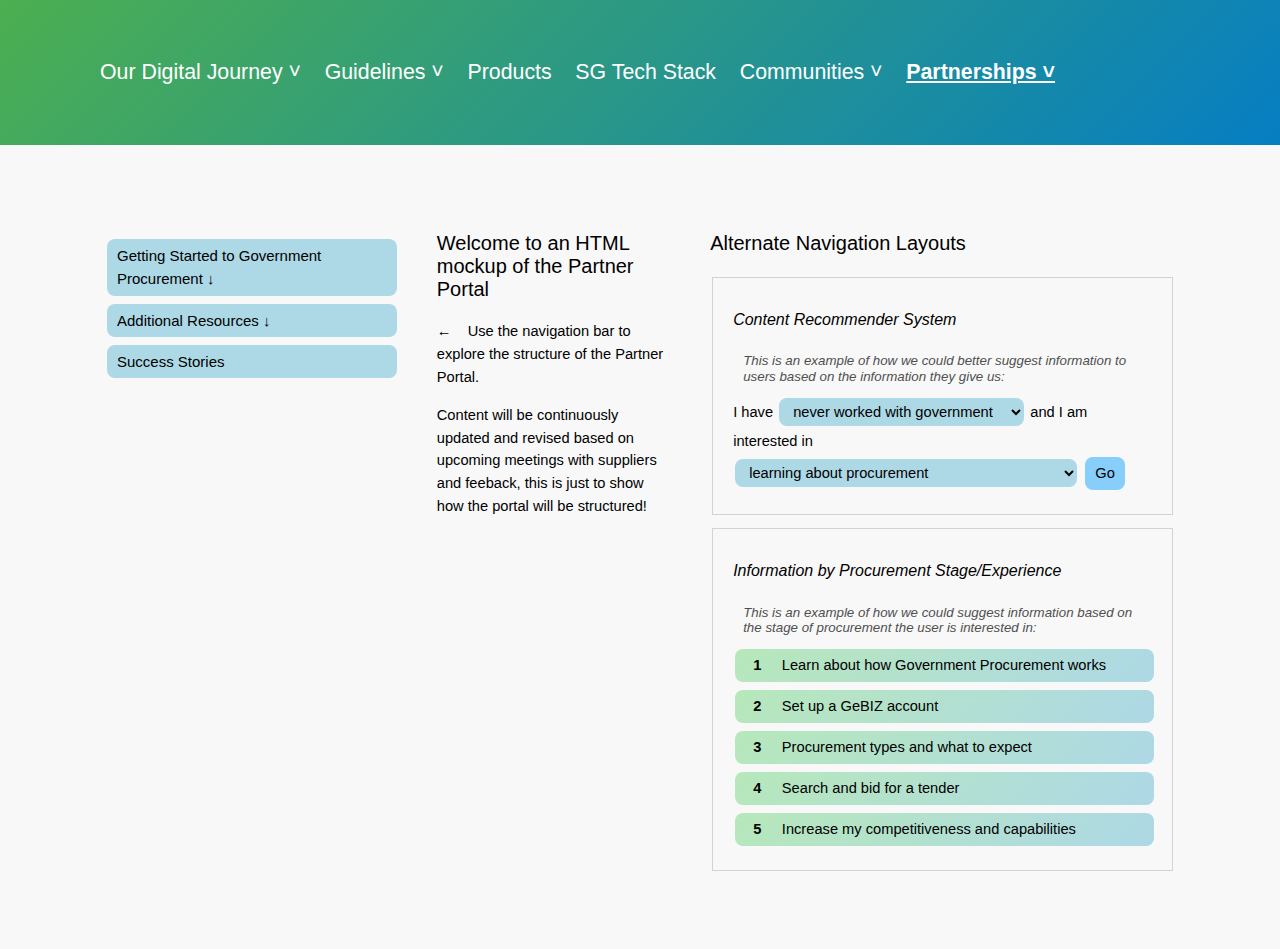
<file: index.html>
<!DOCTYPE html>
<html lang="en">
<head>
    <meta charset="UTF-8">
    <meta name="viewport" content="width=device-width, initial-scale=1.0">
    <title>Navigation</title>
    <link rel="stylesheet" href="word-css.css">
</head>
<body>

    <header class="page_header">Our Digital Journey ˅ &nbsp&nbsp Guidelines ˅ &nbsp&nbsp Products &nbsp&nbsp SG Tech Stack &nbsp&nbsp Communities ˅ &nbsp&nbsp <strong><u>Partnerships ˅</u></strong></header>

<table width="90%" cellspacing="40">
    <td width="25%" valign="top">
        <br>
        <div id="index">
            <button class="accordion">Getting Started to Government Procurement ↓</button>
            <div class="panel">
                <a href="partnerships/getting-started-to-government-procurement/introduction.html">Introduction</a>
                <a href="partnerships/getting-started-to-government-procurement/procurement-approaches.html">Procurement Approaches</a>
                <a href="partnerships/getting-started-to-government-procurement/gebiz-portal.html">GeBIZ Portal</a>
                <a href="partnerships/getting-started-to-government-procurement/gebiz-trading-partner-registration.html">GeBIZ Trading Partner Registration</a>
                <a href="partnerships/getting-started-to-government-procurement/how-to-bid.html">How to Bid</a>
            </div>
            <button class="accordion">Additional Resources ↓</button>
            <div class="panel">
                <a href="partnerships/additional-resources/accreditation-and-upskilling-resources.html">Accreditation and Upskilling Resources</a>
                <a href="partnerships/additional-resources/upcoming-initiatives.html">Upcoming Initiatives</a>
            </div>
            <button class="accordion" onclick="window.location.href='partnerships/success-stories.html'">Success Stories</button>
        </div>
        <script src="accordion.js"></script>
   </td>
    <td width="20%" valign=top>
        <h3>Welcome to an HTML mockup of the Partner Portal</h3>
        <p>← &nbsp&nbsp Use the navigation bar to explore the structure of the Partner Portal.</p>
        <p>Content will be continuously updated and revised based on upcoming meetings with suppliers and feeback, this is just to show how the portal will be structured!</p>
    </td>

<td width="40%">
<h3>Alternate Navigation Layouts</h3>
    <table><tr><td style="border: 1px solid #d3d3d3; padding-top: 10px; padding-right: 20px; padding-bottom: 20px; padding-left: 20px;"><div>
    <h4><i>Content Recommender System</i></h4>
    <p class="navigation_sub_sub" style="text-indent: 0px;"><i>This is an example of how we could better suggest information to users based on the information they give us:</i></p>
    <form id="redirectForm">
            <label for="experience">I have</label>
            <select id="experience">
                <option value="not_worked">never worked with government</option>
                <option value="have_worked">worked with government before</option>
            </select>
            
            <label for="want"> and I am interested in</label>
            <select id="want">
                <option value="learn_more">learning about procurement</option>
                <option value="upskill">becoming a more competitive bidder</option>
                <option value="upcoming_initiatives">keeping up to date with procurement initiatives</option>
                <option value="success_stories">reading some case studies</option>
            </select>
            
            <button type="button" style="background-color: #87CEFA;" onclick="redirectToLink()">Go</button>
        </form>

        <script>
            function redirectToLink() {
                var experience = document.getElementById('experience').value;
                var want = document.getElementById('want').value;

                var url = 'partnerships/getting-started-to-government-procurement/introduction.html';
                if (experience === 'not_worked' && want === 'learn_more') {
                    url = 'partnerships/getting-started-to-government-procurement/introduction.html';
                } else if (experience === 'have_worked' && want === 'learn_more') {
                    url = 'partnerships/getting-started-to-government-procurement/procurement-approaches.html';
                } else if (want === 'upskill') {
                    url = 'partnerships/additional-resources/accreditation-and-upskilling-resources.html';
                } else if (want === 'upcoming_initiatives') {
                    url = 'partnerships/additional-resources/upcoming-initiatives.html';
                } else if (want === 'success_stories') {
                    url = 'partnerships/success-stories.html';
                } else {
                    url = 'partnerships/getting-started-to-government-procurement/introduction.html';
                }

                window.location.href = url;
            }
        </script>
    </div></td></tr></table>

    <table><tr><td style="border: 1px solid #d3d3d3; padding-top: 10px; padding-right: 20px; padding-bottom: 20px; padding-left: 20px;">
        <div>
            <h4><i>Information by Procurement Stage/Experience</i></h4>
            <p class="navigation_sub_sub" style="text-indent: 0px;"><i>This is an example of how we could suggest information based on the stage of procurement the user is interested in:</i></p>

            <button class="stage_layout" style="width: 100%; text-align: left;" type="button" onclick="window.location.href='partnerships/getting-started-to-government-procurement/introduction.html'"><strong>&nbsp&nbsp1 &nbsp&nbsp&nbsp</strong> Learn about how Government Procurement works</button>

            <button class="stage_layout" style="width: 100%; text-align: left;" type="button" onclick="window.location.href='partnerships/getting-started-to-government-procurement/gebiz-trading-partner-registration.html'"><strong>&nbsp&nbsp2 &nbsp&nbsp&nbsp</strong> Set up a GeBIZ account</button>

            <button class="stage_layout" style="width: 100%; text-align: left;" type="button" onclick="window.location.href='partnerships/getting-started-to-government-procurement/procurement-approaches.html'"><strong>&nbsp&nbsp3 &nbsp&nbsp&nbsp</strong> Procurement types and what to expect</button>

            <button class="stage_layout" style="width: 100%; text-align: left;" type="button" onclick="window.location.href='partnerships/getting-started-to-government-procurement/how-to-bid.html'"><strong>&nbsp&nbsp4 &nbsp&nbsp&nbsp</strong> Search and bid for a tender</button>

            <button class="stage_layout" style="width: 100%; text-align: left;" type="button" onclick="window.location.href='partnerships/additional-resources/accreditation-and-upskilling-resources.html'"><strong>&nbsp&nbsp5 &nbsp&nbsp&nbsp</strong> Increase my competitiveness and capabilities</button>
        </div>
    </td></tr></table>
</td>
</table>
</body>
</file>
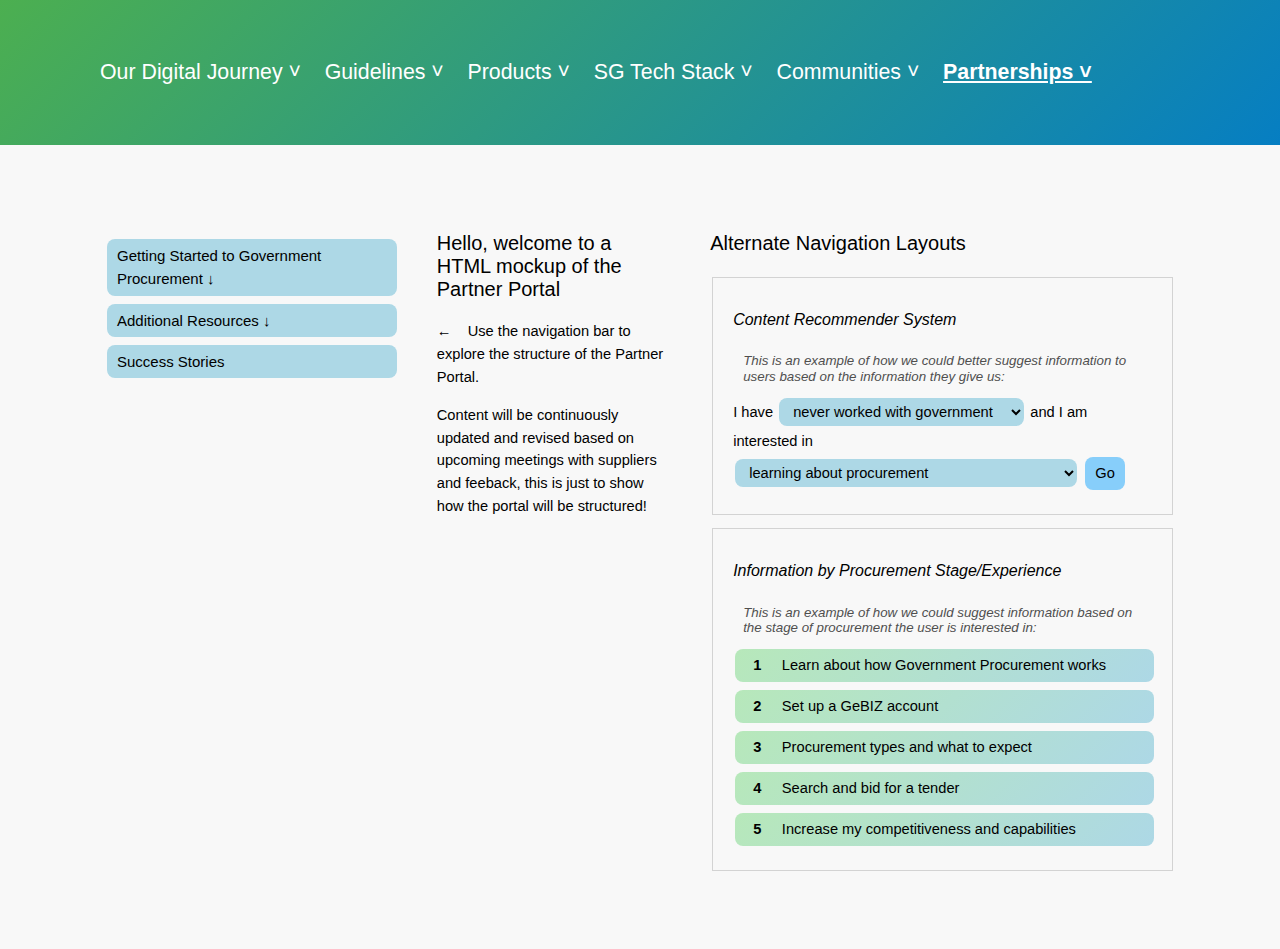
<file: nav_bar.html>
<!DOCTYPE html>
<html lang="en">
<head>
    <meta charset="UTF-8">
    <meta name="viewport" content="width=device-width, initial-scale=1.0">
    <title>Navigation</title>
    <link rel="stylesheet" href="word-css.css">
</head>
<body>

<header class="page_header">Our Digital Journey ˅ &nbsp&nbsp Guidelines ˅ &nbsp&nbsp Products ˅ &nbsp&nbsp SG Tech Stack ˅ &nbsp&nbsp Communities ˅ &nbsp&nbsp <strong><u>Partnerships ˅</u></strong></header>

<table width="90%" cellspacing="40">
    <td width="25%" valign="top">
        <br>
        <div id="nav_bar">
            <button class="accordion">Getting Started to Government Procurement ↓</button>
            <div class="panel">
                <a href="partnerships/getting-started-to-government-procurement/introduction.html">Introduction</a>
                <a href="partnerships/getting-started-to-government-procurement/procurement-approaches.html">Procurement Approaches</a>
                <a href="partnerships/getting-started-to-government-procurement/gebiz-portal.html">GeBIZ Portal</a>
                <a href="partnerships/getting-started-to-government-procurement/gebiz-trading-partner-registration.html">GeBIZ Trading Partner Registration</a>
                <a href="partnerships/getting-started-to-government-procurement/how-to-bid.html">How to Bid</a>
            </div>
            <button class="accordion">Additional Resources ↓</button>
            <div class="panel">
                <a href="partnerships/additional-resources/accreditation-and-upskilling-resources.html">Accreditation and Upskilling Resources</a>
                <a href="partnerships/additional-resources/upcoming-initiatives.html">Upcoming Initiatives</a>
            </div>
            <button class="accordion" onclick="window.location.href='partnerships/success-stories.html'">Success Stories</button>
        </div>
        <script src="accordion.js"></script>
   </td>
    <td width="20%" valign=top>
        <h3>Hello, welcome to a HTML mockup of the Partner Portal</h3>
        <p>← &nbsp&nbsp Use the navigation bar to explore the structure of the Partner Portal.</p>
        <p>Content will be continuously updated and revised based on upcoming meetings with suppliers and feeback, this is just to show how the portal will be structured!</p>
    </td>

<td width="40%">
<h3>Alternate Navigation Layouts</h3>
    <table><tr><td style="border: 1px solid #d3d3d3; padding-top: 10px; padding-right: 20px; padding-bottom: 20px; padding-left: 20px;"><div>
    <h4><i>Content Recommender System</i></h4>
    <p class="navigation_sub_sub" style="text-indent: 0px;"><i>This is an example of how we could better suggest information to users based on the information they give us:</i></p>
    <form id="redirectForm">
            <label for="experience">I have</label>
            <select id="experience">
                <option value="not_worked">never worked with government</option>
                <option value="have_worked">worked with government before</option>
            </select>
            
            <label for="want"> and I am interested in</label>
            <select id="want">
                <option value="learn_more">learning about procurement</option>
                <option value="upskill">becoming a more competitive bidder</option>
                <option value="upcoming_initiatives">keeping up to date with procurement initiatives</option>
                <option value="success_stories">reading some case studies</option>
            </select>
            
            <button type="button" style="background-color: #87CEFA;" onclick="redirectToLink()">Go</button>
        </form>

        <script>
            function redirectToLink() {
                var experience = document.getElementById('experience').value;
                var want = document.getElementById('want').value;

                var url = 'partnerships/getting-started-to-government-procurement/introduction.html';
                if (experience === 'not_worked' && want === 'learn_more') {
                    url = 'partnerships/getting-started-to-government-procurement/introduction.html';
                } else if (experience === 'have_worked' && want === 'learn_more') {
                    url = 'partnerships/getting-started-to-government-procurement/procurement-approaches.html';
                } else if (want === 'upskill') {
                    url = 'partnerships/additional-resources/accreditation-and-upskilling-resources.html';
                } else if (want === 'upcoming_initiatives') {
                    url = 'partnerships/additional-resources/upcoming-initiatives.html';
                } else if (want === 'success_stories') {
                    url = 'partnerships/success-stories.html';
                } else {
                    url = 'partnerships/getting-started-to-government-procurement/introduction.html';
                }

                window.location.href = url;
            }
        </script>
    </div></td></tr></table>

    <table><tr><td style="border: 1px solid #d3d3d3; padding-top: 10px; padding-right: 20px; padding-bottom: 20px; padding-left: 20px;">
        <div>
            <h4><i>Information by Procurement Stage/Experience</i></h4>
            <p class="navigation_sub_sub" style="text-indent: 0px;"><i>This is an example of how we could suggest information based on the stage of procurement the user is interested in:</i></p>

            <button class="stage_layout" style="width: 100%; text-align: left;" type="button" onclick="window.location.href='partnerships/getting-started-to-government-procurement/introduction.html'"><strong>&nbsp&nbsp1 &nbsp&nbsp&nbsp</strong> Learn about how Government Procurement works</button>

            <button class="stage_layout" style="width: 100%; text-align: left;" type="button" onclick="window.location.href='partnerships/getting-started-to-government-procurement/gebiz-trading-partner-registration.html'"><strong>&nbsp&nbsp2 &nbsp&nbsp&nbsp</strong> Set up a GeBIZ account</button>

            <button class="stage_layout" style="width: 100%; text-align: left;" type="button" onclick="window.location.href='partnerships/getting-started-to-government-procurement/procurement-approaches.html'"><strong>&nbsp&nbsp3 &nbsp&nbsp&nbsp</strong> Procurement types and what to expect</button>

            <button class="stage_layout" style="width: 100%; text-align: left;" type="button" onclick="window.location.href='partnerships/getting-started-to-government-procurement/how-to-bid.html'"><strong>&nbsp&nbsp4 &nbsp&nbsp&nbsp</strong> Search and bid for a tender</button>

            <button class="stage_layout" style="width: 100%; text-align: left;" type="button" onclick="window.location.href='partnerships/additional-resources/accreditation-and-upskilling-resources.html'"><strong>&nbsp&nbsp5 &nbsp&nbsp&nbsp</strong> Increase my competitiveness and capabilities</button>
        </div>
    </td></tr></table>
</td>
</table>
</body>
</file>
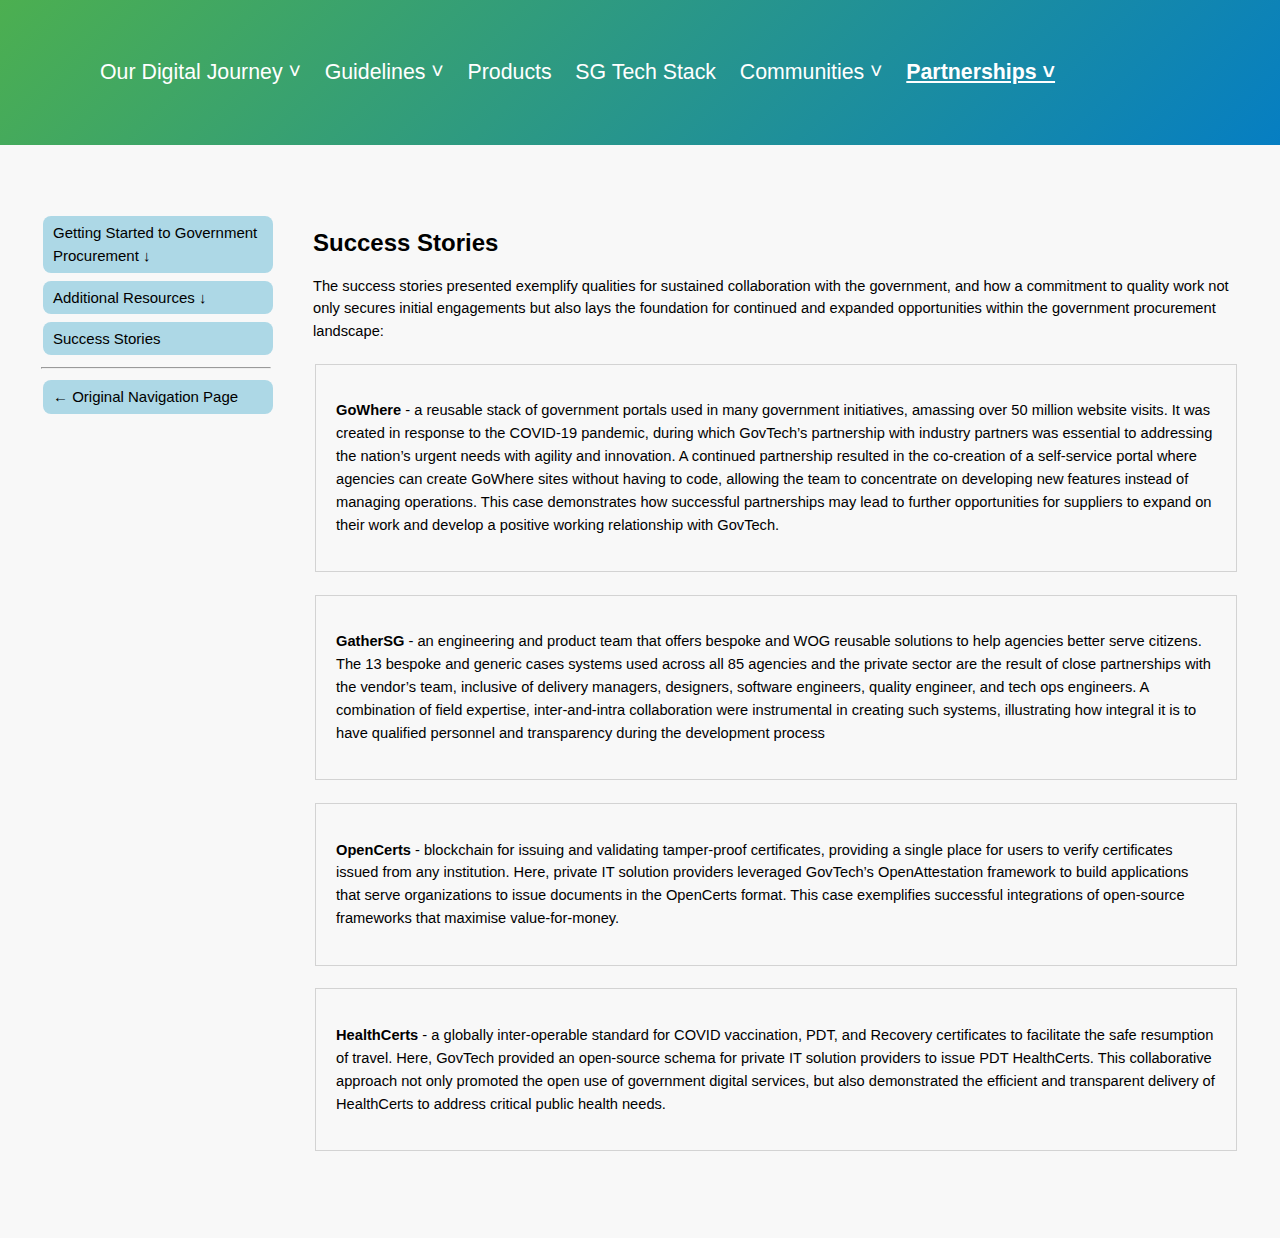
<file: partnerships/success-stories.html>
<!DOCTYPE html>
<html lang="en">
<head>
    <meta charset="UTF-8">
    <meta name="viewport" content="width=device-width, initial-scale=1.0">
    <title>Success Stories</title>
    <link rel="stylesheet" href="../word-css.css">
</head>

<body><header class="page_header">Our Digital Journey ˅ &nbsp&nbsp Guidelines ˅ &nbsp&nbsp Products &nbsp&nbsp SG Tech Stack &nbsp&nbsp Communities ˅ &nbsp&nbsp <strong><u>Partnerships ˅</u></strong></header>

    <table cellspacing="40">
        <td width="20%" valign="top">
            <div id="index">
                <button class="accordion">Getting Started to Government Procurement ↓</button>
                <div class="panel">
                    <a href="../partnerships/getting-started-to-government-procurement/introduction.html">Introduction</a>
                    <a href="../partnerships/getting-started-to-government-procurement/procurement-approaches.html">Procurement Approaches</a>
                    <a href="../partnerships/getting-started-to-government-procurement/gebiz-portal.html">GeBIZ Portal</a>
                    <a href="../partnerships/getting-started-to-government-procurement/gebiz-trading-partner-registration.html">GeBIZ Trading Partner Registration</a>
                    <a href="../partnerships/getting-started-to-government-procurement/how-to-bid.html">How to Bid</a>
                </div>
                <button class="accordion">Additional Resources ↓</button>
                <div class="panel">
                    <a href="../partnerships/additional-resources/accreditation-and-upskilling-resources.html">Accreditation and Upskilling Resources</a>
                    <a href="../partnerships/additional-resources/upcoming-initiatives.html">Upcoming Initiatives</a>
                </div>
                <button class="accordion" onclick="window.location.href='../partnerships/success-stories.html'">Success Stories</button>
                <br><hr>
            <button class="accordion" onclick="window.location.href='../index.html'">← Original Navigation Page</button>
            </div>
            <script src="../accordion.js"></script>
        </td>
        <td>
    <h2>Success Stories</h2>
    <p>The success stories presented exemplify qualities for sustained collaboration with the government, and how a commitment to quality work not only secures initial engagements but also lays the foundation for continued and expanded opportunities within the government procurement landscape:</p>
<table><tr><td style="border: 1px solid #d3d3d3; padding: 20px;">
    <p><strong>GoWhere</strong> - a reusable stack of government portals used in many government initiatives, amassing over 50 million website visits. It was created in response to the COVID-19 pandemic, during which GovTech’s partnership with industry partners was essential to addressing the nation’s urgent needs with agility and innovation. A continued partnership resulted in the co-creation of a self-service portal where agencies can create GoWhere sites without having to code, allowing the team to concentrate on developing new features instead of managing operations. This case demonstrates how successful partnerships may lead to further opportunities for suppliers to expand on their work and develop a positive working relationship with GovTech.
    </p>
</td></tr></table>
 <table><tr><td style="border: 1px solid #d3d3d3; padding: 20px;">   
    <p><strong>GatherSG</strong> - an engineering and product team that offers bespoke and WOG reusable solutions to help agencies better serve citizens. The 13 bespoke and generic cases systems used across all 85 agencies and the private sector are the result of close partnerships with the vendor’s team, inclusive of delivery managers, designers, software engineers, quality engineer, and tech ops engineers. A combination of field expertise, inter-and-intra collaboration were instrumental in creating such systems, illustrating how integral it is to have qualified personnel and transparency during the development process
    </p></td></tr></table>
<table><tr><td style="border: 1px solid #d3d3d3; padding: 20px;"> 
    <p><strong>OpenCerts</strong> - blockchain for issuing and validating tamper-proof certificates, providing a single place for users to verify certificates issued from any institution. Here, private IT solution providers leveraged GovTech’s OpenAttestation framework to build applications that serve organizations to issue documents in the OpenCerts format. This case exemplifies successful integrations of open-source frameworks that maximise value-for-money.
</p></td></tr></table>
    <table><tr><td style="border: 1px solid #d3d3d3; padding: 20px;">     
    <p><strong>HealthCerts</strong> - a globally inter-operable standard for COVID vaccination, PDT, and Recovery certificates to facilitate the safe resumption of travel. Here, GovTech provided an open-source schema for private IT solution providers to issue PDT HealthCerts. This collaborative approach not only promoted the open use of government digital services, but also demonstrated the efficient and transparent delivery of  HealthCerts to address critical public health needs.
    </p>
</td></tr></table>
</td>
</table>
</body>
</html>
</file>
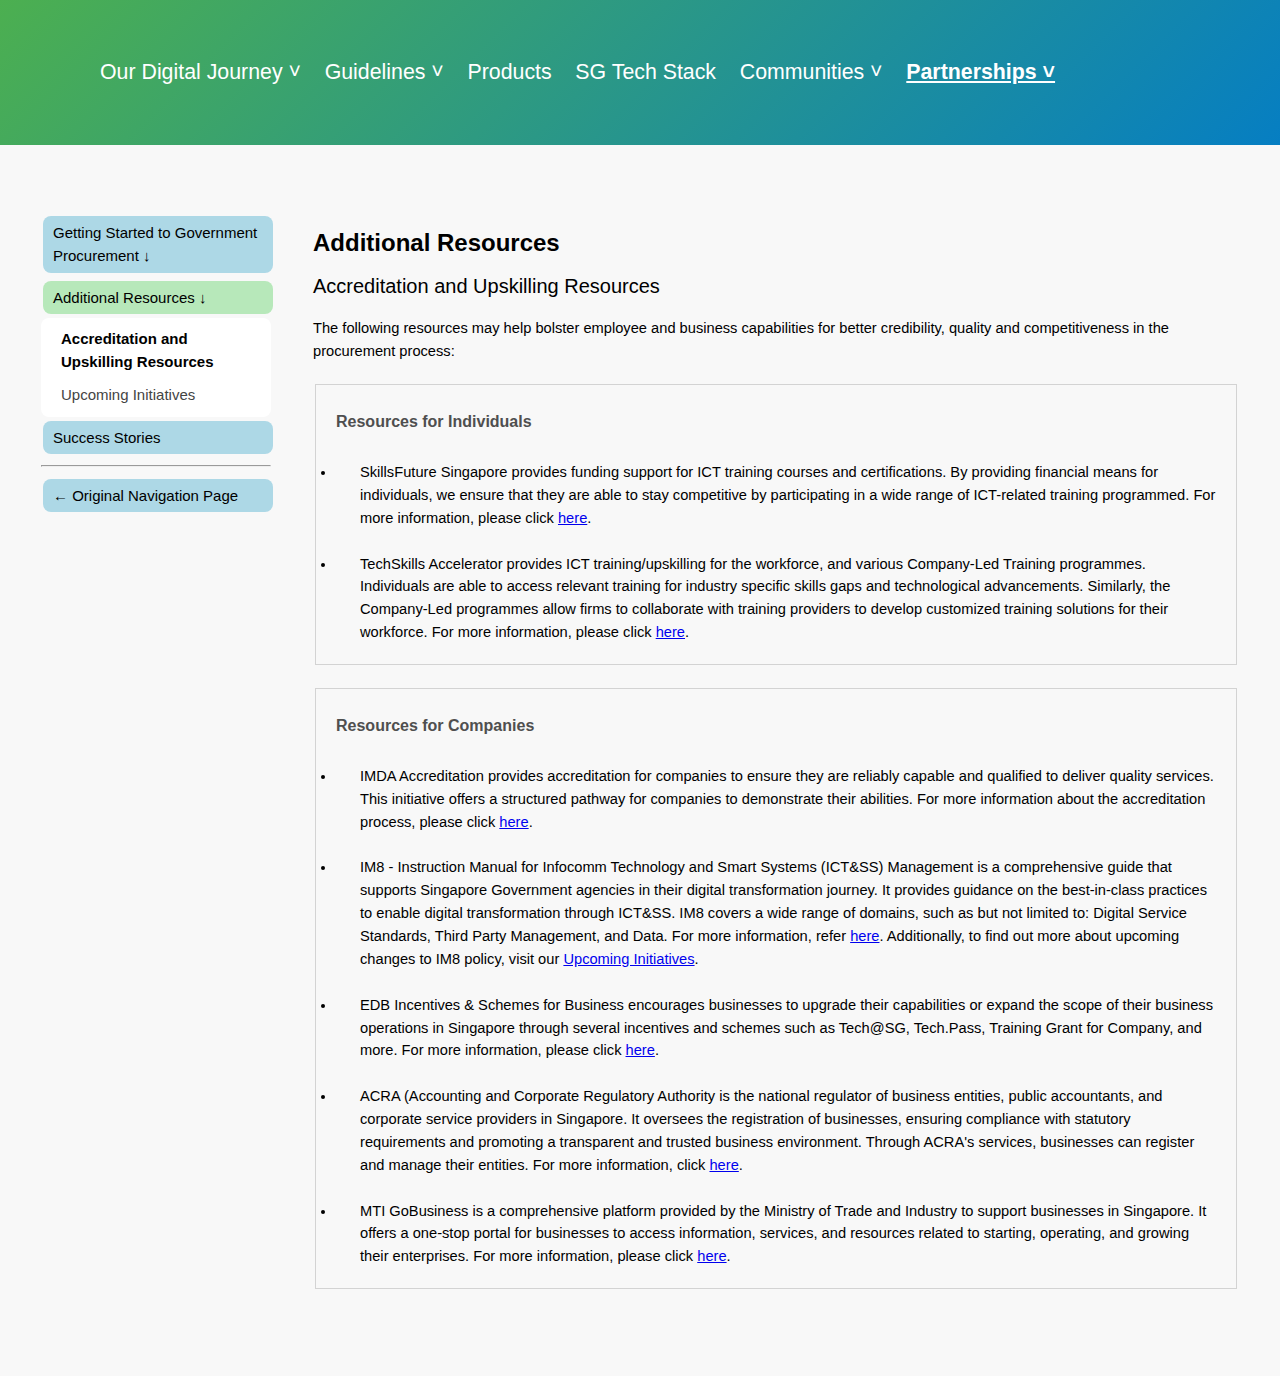
<file: partnerships/additional-resources/accreditation-and-upskilling-resources.html>
<!DOCTYPE html>
<html lang="en">
<head>
    <meta charset="UTF-8">
    <meta name="viewport" content="width=device-width, initial-scale=1.0">
    <title>Accreditation and Upskilling Resources</title>
    <link rel="stylesheet" href="../../word-css.css">
</head>

<body>
    <body><header class="page_header">Our Digital Journey ˅ &nbsp&nbsp Guidelines ˅ &nbsp&nbsp Products &nbsp&nbsp SG Tech Stack &nbsp&nbsp Communities ˅ &nbsp&nbsp <strong><u>Partnerships ˅</u></strong></header>
        <table cellspacing="40">
        <td width="20%" valign="top">
            <div id="index">
                <button class="accordion">Getting Started to Government Procurement ↓</button>
                <div class="panel">
                    <a href="../../partnerships/getting-started-to-government-procurement/introduction.html">Introduction</a>
                    <a href="../../partnerships/getting-started-to-government-procurement/procurement-approaches.html">Procurement Approaches</a>
                    <a href="../../partnerships/getting-started-to-government-procurement/gebiz-portal.html">GeBIZ Portal</a>
                    <a href="../../partnerships/getting-started-to-government-procurement/gebiz-trading-partner-registration.html">GeBIZ Trading Partner Registration</a>
                    <a href="../../partnerships/getting-started-to-government-procurement/how-to-bid.html">How to Bid</a>
                </div>
                <button class="accordion">Additional Resources ↓</button>
                <div class="panel">
                    <a href="../../partnerships/additional-resources/accreditation-and-upskilling-resources.html">Accreditation and Upskilling Resources</a>
                    <a href="../../partnerships/additional-resources/upcoming-initiatives.html">Upcoming Initiatives</a>
                </div>
                <button class="accordion" onclick="window.location.href='../../partnerships/success-stories.html'">Success Stories</button>
                <br><hr>
            <button class="accordion" onclick="window.location.href='../../index.html'">← Original Navigation Page</button>
            </div>
            <script src="../../accordion.js"></script>
        </td>
        <td>
    <h2>Additional Resources</h2>
    <h3>Accreditation and Upskilling Resources</h3>
    <p>The following resources may help bolster employee and business capabilities for better credibility, quality and competitiveness in the procurement process:</p>
    <table><tr><td style="border: 1px solid #d3d3d3; padding-left: 20px; padding-top: 0px; padding-right: 20px; padding-bottom: 20px;"><h5>Resources for Individuals
    </h5>

    <li class="indented">SkillsFuture Singapore provides funding support for ICT training courses and certifications. By providing financial means for individuals, we ensure that they are able to stay competitive by participating in a wide range of ICT-related training programmed. For more information, please click <a href="https://www.skillsfuture.gov.sg/"><u>here</u></a>.</li><br>
    
    <li class="indented">TechSkills Accelerator provides ICT training/upskilling for the workforce, and various Company-Led Training programmes. Individuals are able to access relevant training for industry specific skills gaps and technological advancements. Similarly, the Company-Led programmes allow firms to collaborate with training providers to develop customized training solutions for their workforce. For more information, please click <a href="https://www.imda.gov.sg/how-we-can-help/techskills-accelerator-tesa/company-led-training-programme-clt"><u>here</u></a>.</li>
</td></tr></table>
    <table><tr><td style="border: 1px solid #d3d3d3; padding-left: 20px; padding-top: 0px; padding-right: 20px; padding-bottom: 20px;"><h5>Resources for Companies</h5>  
    <li class="indented">IMDA Accreditation provides accreditation for companies to ensure they are reliably capable and qualified to deliver quality services. This initiative offers a structured pathway for companies to demonstrate their abilities. For more information about the accreditation process, please click <a href="https://www.imda.gov.sg/how-we-can-help/imda-accreditation"><u>here</u></a>.</li><br>
        
    <li class="indented">IM8 - Instruction Manual for Infocomm Technology and Smart Systems (ICT&SS) Management is a comprehensive guide that supports Singapore Government agencies in their digital transformation journey. It provides guidance on the best-in-class practices to enable digital transformation through ICT&SS. IM8 covers a wide range of domains, such as but not limited to: Digital Service Standards, Third Party Management, and Data. For more information, refer <a href="https://safe.menlosecurity.com/https:/www.developer.tech.gov.sg/guidelines/standards-and-best-practices/instruction-manual-for-ict-ss-management.html"><u>here</u></a>. Additionally, to find out more about upcoming changes to IM8 policy, visit our <a href="upcoming-initiatives.html"><u>Upcoming Initiatives</u></a>.
    </li><br>

    <li class="indented">EDB Incentives & Schemes for Business encourages businesses to upgrade their capabilities or expand the scope of their business operations in Singapore through several incentives and schemes such as Tech@SG, Tech.Pass, Training Grant for Company, and more. For more information, please click <a href="https://www.edb.gov.sg/en/grants/incentives-and-schemes.html"><u>here</u></a>.
    </li><br>

    <li class="indented">ACRA (Accounting and Corporate Regulatory Authority is the national regulator of business entities, public accountants, and corporate service providers in Singapore. It oversees the registration of businesses, ensuring compliance with statutory requirements and promoting a transparent and trusted business environment. Through ACRA's services, businesses can register and manage their entities. For more information, click <a href="https://www.acra.gov.sg/"><u>here</u></a>.
    </li><br>

    <li class="indented">MTI GoBusiness is a comprehensive platform provided by the Ministry of Trade and Industry to support businesses in Singapore. It offers a one-stop portal for businesses to access information, services, and resources related to starting, operating, and growing their enterprises. For more information, please click <a href="https://www.gobusiness.gov.sg/"><u>here</u></a>.
    </li></td></tr></table>
</td>
</table>
</body>
</html>
</file>
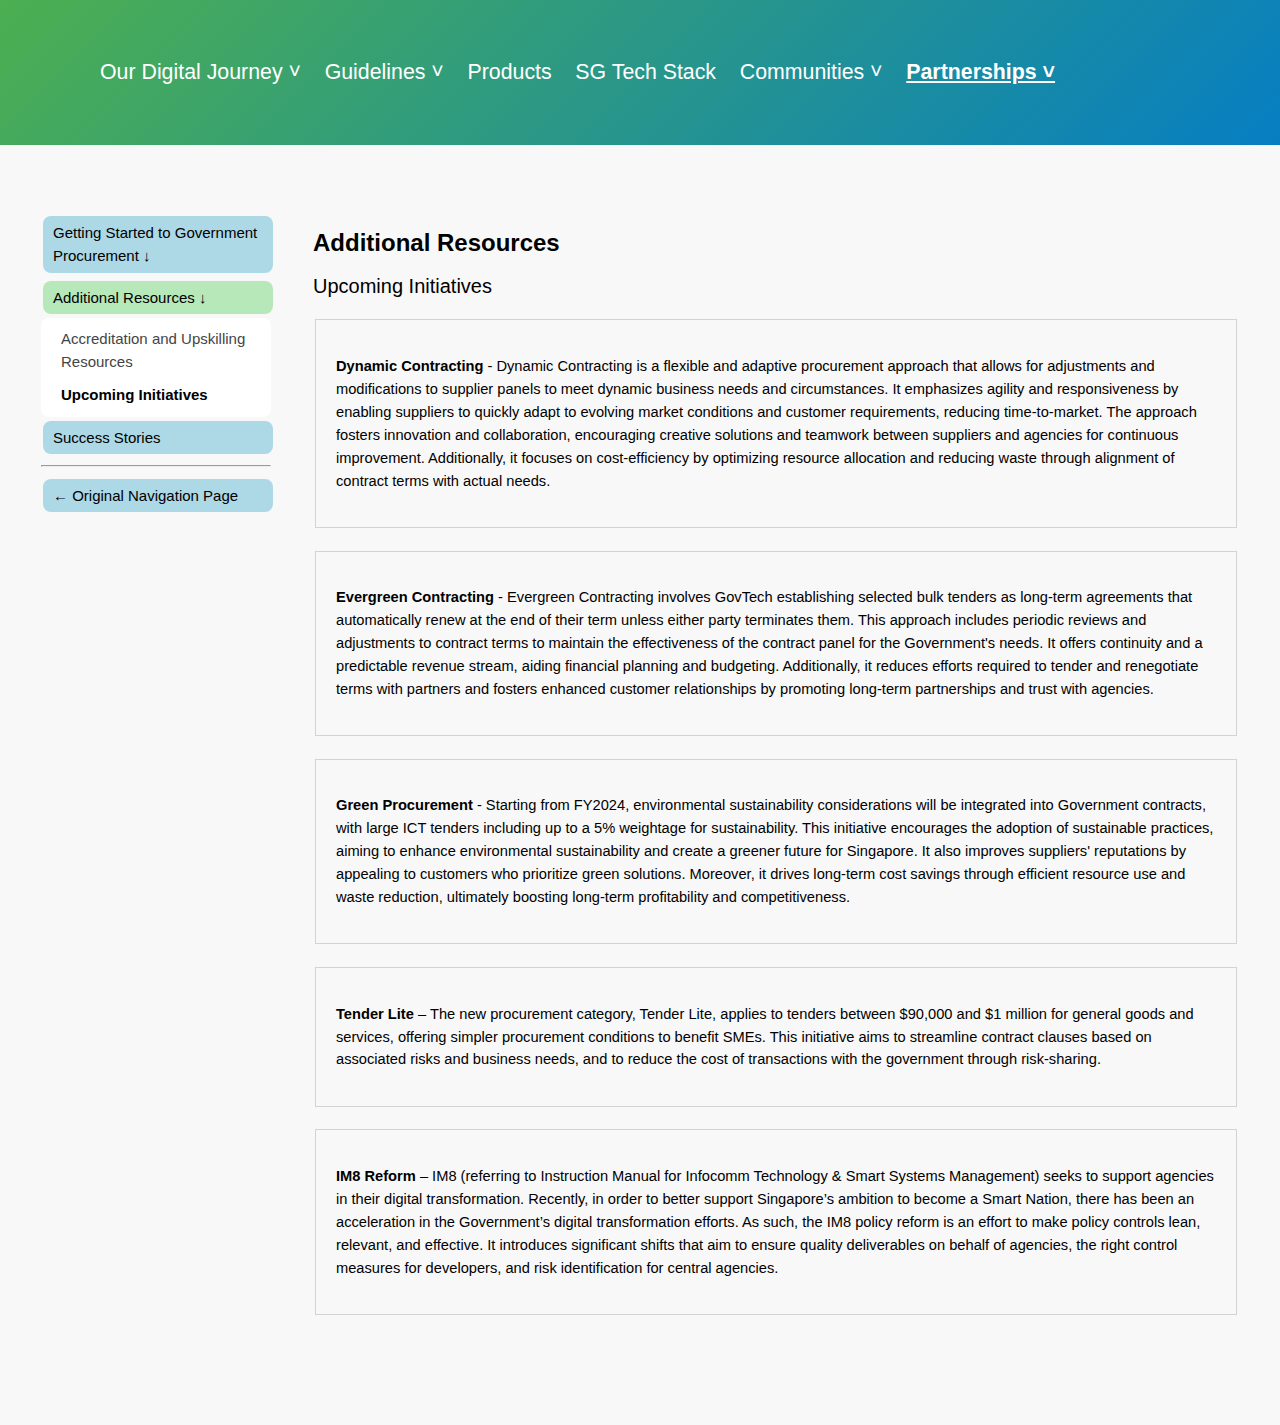
<file: partnerships/additional-resources/upcoming-initiatives.html>
<!DOCTYPE html>
<html lang="en">
<head>
    <meta charset="UTF-8">
    <meta name="viewport" content="width=device-width, initial-scale=1.0">
    <title>Upcoming Initiatives</title>
    <link rel="stylesheet" href="../../word-css.css">
</head>

<body>
    <body><header class="page_header">Our Digital Journey ˅ &nbsp&nbsp Guidelines ˅ &nbsp&nbsp Products &nbsp&nbsp SG Tech Stack &nbsp&nbsp Communities ˅ &nbsp&nbsp <strong><u>Partnerships ˅</u></strong></header>
        <table cellspacing="40">
        <td width="20%" valign="top">
            <div id="index">
                <button class="accordion">Getting Started to Government Procurement ↓</button>
                <div class="panel">
                    <a href="../../partnerships/getting-started-to-government-procurement/introduction.html">Introduction</a>
                    <a href="../../partnerships/getting-started-to-government-procurement/procurement-approaches.html">Procurement Approaches</a>
                    <a href="../../partnerships/getting-started-to-government-procurement/gebiz-portal.html">GeBIZ Portal</a>
                    <a href="../../partnerships/getting-started-to-government-procurement/gebiz-trading-partner-registration.html">GeBIZ Trading Partner Registration</a>
                    <a href="../../partnerships/getting-started-to-government-procurement/how-to-bid.html">How to Bid</a>
                </div>
                <button class="accordion">Additional Resources ↓</button>
                <div class="panel">
                    <a href="../../partnerships/additional-resources/accreditation-and-upskilling-resources.html">Accreditation and Upskilling Resources</a>
                    <a href="../../partnerships/additional-resources/upcoming-initiatives.html">Upcoming Initiatives</a>
                </div>
                <button class="accordion" onclick="window.location.href='../../partnerships/success-stories.html'">Success Stories</button>
                <br><hr>
            <button class="accordion" onclick="window.location.href='../../index.html'">← Original Navigation Page</button>
            </div>
            <script src="../../accordion.js"></script>
        </td>
        <td>
    <h2>Additional Resources</h2>
    <h3>Upcoming Initiatives</h3>

    <table><tr><td style="border: 1px solid #d3d3d3; padding: 20px;"><p><strong>Dynamic Contracting</strong> - Dynamic Contracting is a flexible and adaptive procurement approach that allows for adjustments and modifications to supplier panels to meet dynamic business needs and circumstances. It emphasizes agility and responsiveness by enabling suppliers to quickly adapt to evolving market conditions and customer requirements, reducing time-to-market. The approach fosters innovation and collaboration, encouraging creative solutions and teamwork between suppliers and agencies for continuous improvement. Additionally, it focuses on cost-efficiency by optimizing resource allocation and reducing waste through alignment of contract terms with actual needs.    </p></td></tr></table>
    
    <table><tr><td style="border: 1px solid #d3d3d3; padding: 20px;"><p><strong>Evergreen Contracting</strong> - Evergreen Contracting involves GovTech establishing selected bulk tenders as long-term agreements that automatically renew at the end of their term unless either party terminates them. This approach includes periodic reviews and adjustments to contract terms to maintain the effectiveness of the contract panel for the Government's needs. It offers continuity and a predictable revenue stream, aiding financial planning and budgeting. Additionally, it reduces efforts required to tender and renegotiate terms with partners and fosters enhanced customer relationships by promoting long-term partnerships and trust with agencies.
    <p></td></tr></table>

    <table><tr><td style="border: 1px solid #d3d3d3; padding: 20px;"><p><strong>Green Procurement</strong> - Starting from FY2024, environmental sustainability considerations will be integrated into Government contracts, with large ICT tenders including up to a 5% weightage for sustainability. This initiative encourages the adoption of sustainable practices, aiming to enhance environmental sustainability and create a greener future for Singapore. It also improves suppliers' reputations by appealing to customers who prioritize green solutions. Moreover, it drives long-term cost savings through efficient resource use and waste reduction, ultimately boosting long-term profitability and competitiveness.</p></td></tr></table>
        
    <table><tr><td style="border: 1px solid #d3d3d3; padding: 20px;"><p><strong>Tender Lite</strong> – The new procurement category, Tender Lite, applies to tenders between $90,000 and $1 million for general goods and services, offering simpler procurement conditions to benefit SMEs. This initiative aims to streamline contract clauses based on associated risks and business needs, and to reduce the cost of transactions with the government through risk-sharing.
    <p></td></tr></table>

    <table><tr><td style="border: 1px solid #d3d3d3; padding: 20px;"><p><strong>IM8 Reform</strong> – IM8 (referring to Instruction Manual for Infocomm Technology & Smart Systems Management) seeks to support agencies in their digital transformation. Recently, in order to better support Singapore’s ambition to become a Smart Nation, there has been an acceleration in the Government’s digital transformation efforts. As such, the IM8 policy reform is an effort to make policy controls lean, relevant, and effective. It introduces significant shifts that aim to ensure quality deliverables on behalf of agencies, the right control measures for developers, and risk identification for central agencies.
    </p></td></tr></table><br>
</td>
</table>
</body>
</html>
</file>
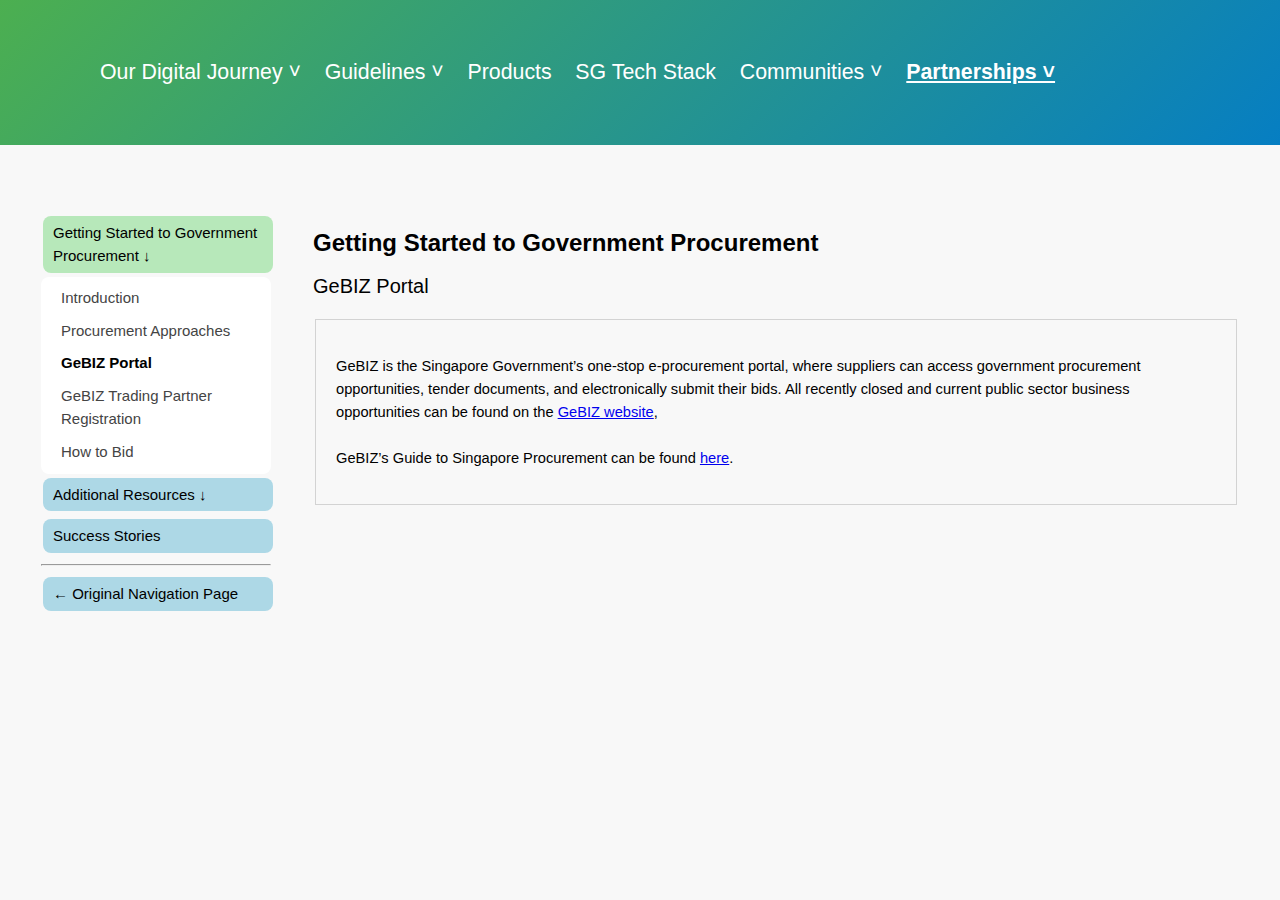
<file: partnerships/getting-started-to-government-procurement/gebiz-portal.html>
<!DOCTYPE html>
<html lang="en">
<head>
    <meta charset="UTF-8">
    <meta name="viewport" content="width=device-width, initial-scale=1.0">
    <title>GeBIZ Portal</title>
    <link rel="stylesheet" href="../../word-css.css">
</head>

<body>
    <body><header class="page_header">Our Digital Journey ˅ &nbsp&nbsp Guidelines ˅ &nbsp&nbsp Products &nbsp&nbsp SG Tech Stack &nbsp&nbsp Communities ˅ &nbsp&nbsp <strong><u>Partnerships ˅</u></strong></header>
        <table cellspacing="40">
    <td width="20%" valign="top">
        <div id="index">
            <button class="accordion">Getting Started to Government Procurement ↓</button>
            <div class="panel">
                <a href="../../partnerships/getting-started-to-government-procurement/introduction.html">Introduction</a>
                <a href="../../partnerships/getting-started-to-government-procurement/procurement-approaches.html">Procurement Approaches</a>
                <a href="../../partnerships/getting-started-to-government-procurement/gebiz-portal.html">GeBIZ Portal</a>
                <a href="../../partnerships/getting-started-to-government-procurement/gebiz-trading-partner-registration.html">GeBIZ Trading Partner Registration</a>
                <a href="../../partnerships/getting-started-to-government-procurement/how-to-bid.html">How to Bid</a>
            </div>
            <button class="accordion">Additional Resources ↓</button>
            <div class="panel">
                <a href="../../partnerships/additional-resources/accreditation-and-upskilling-resources.html">Accreditation and Upskilling Resources</a>
                <a href="../../partnerships/additional-resources/upcoming-initiatives.html">Upcoming Initiatives</a>
            </div>
            <button class="accordion" onclick="window.location.href='../../partnerships/success-stories.html'">Success Stories</button>
            <br><hr>
        <button class="accordion" onclick="window.location.href='../../index.html'">← Original Navigation Page</button>
        </div>
        <script src="../../accordion.js"></script>
    </td>
    <td valign="top">
    <h2>Getting Started to Government Procurement</h2>
    <h3>GeBIZ Portal</h3>

    <table><tr><td style="border: 1px solid #d3d3d3; padding: 20px;">
        <p>GeBIZ is the Singapore Government’s one-stop e-procurement portal, where suppliers can access government procurement opportunities, tender documents, and electronically submit their bids. All recently closed and current public sector business opportunities can be found on the <a href="https://www.gebiz.gov.sg/"><u>GeBIZ website</u></a>,
        <br><br>GeBIZ’s Guide to Singapore Procurement can be found <a href="https://www.gebiz.gov.sg/singapore-government-procurement-regime.html"><u>here</u></a>.</p>
    </td></tr></table>
    </td>
</table>
</body>
</html>
</file>
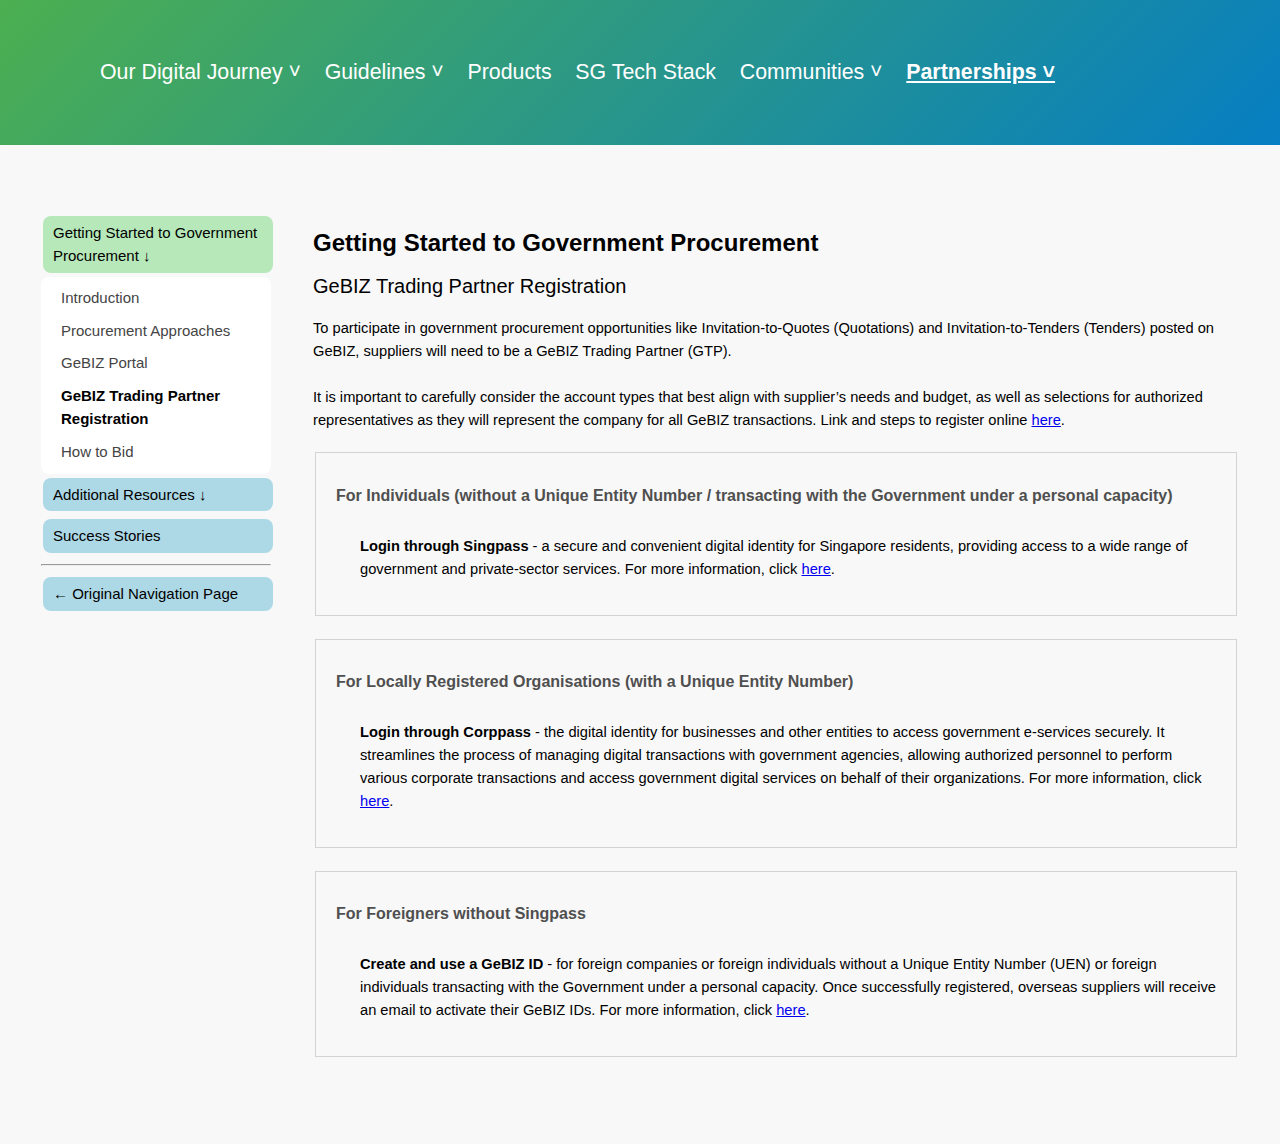
<file: partnerships/getting-started-to-government-procurement/gebiz-trading-partner-registration.html>
<!DOCTYPE html>
<html lang="en">
<head>
    <meta charset="UTF-8">
    <meta name="viewport" content="width=device-width, initial-scale=1.0">
    <title>GeBIZ Trading Partner Registration</title>
    <link rel="stylesheet" href="../../word-css.css">
</head>

<body>
    <body><header class="page_header">Our Digital Journey ˅ &nbsp&nbsp Guidelines ˅ &nbsp&nbsp Products &nbsp&nbsp SG Tech Stack &nbsp&nbsp Communities ˅ &nbsp&nbsp <strong><u>Partnerships ˅</u></strong></header>
        <table cellspacing="40">
        <td width="20%" valign="top">
            <div id="index">
                <button class="accordion">Getting Started to Government Procurement ↓</button>
                <div class="panel">
                    <a href="../../partnerships/getting-started-to-government-procurement/introduction.html">Introduction</a>
                    <a href="../../partnerships/getting-started-to-government-procurement/procurement-approaches.html">Procurement Approaches</a>
                    <a href="../../partnerships/getting-started-to-government-procurement/gebiz-portal.html">GeBIZ Portal</a>
                    <a href="../../partnerships/getting-started-to-government-procurement/gebiz-trading-partner-registration.html">GeBIZ Trading Partner Registration</a>
                    <a href="../../partnerships/getting-started-to-government-procurement/how-to-bid.html">How to Bid</a>
                </div>
                <button class="accordion">Additional Resources ↓</button>
                <div class="panel">
                    <a href="../../partnerships/additional-resources/accreditation-and-upskilling-resources.html">Accreditation and Upskilling Resources</a>
                    <a href="../../partnerships/additional-resources/upcoming-initiatives.html">Upcoming Initiatives</a>
                </div>
                <button class="accordion" onclick="window.location.href='../../partnerships/success-stories.html'">Success Stories</button>
                <br><hr>
            <button class="accordion" onclick="window.location.href='../../index.html'">← Original Navigation Page</button>
            </div>
            <script src="../../accordion.js"></script>
        </td>
        <td>
    <h2>Getting Started to Government Procurement</h2>
    <h3>GeBIZ Trading Partner Registration</h3>
    <p>To participate in government procurement opportunities like Invitation-to-Quotes (Quotations) and Invitation-to-Tenders (Tenders) posted on GeBIZ, suppliers will need to be a GeBIZ Trading Partner (GTP).<br><br>It is important to carefully consider the account types that best align with supplier’s needs and budget, as well as selections for authorized representatives as they will represent the company for all GeBIZ transactions. Link and steps to register online <a href="https://www.gebiz.gov.sg/ptn/gtpregistration/signup.xhtml"><u>here</u></a>.
    </p>
    <table><tr><td style="border: 1px solid #d3d3d3; padding-left: 20px; padding-top: 5px; padding-right: 20px; padding-bottom: 20px;">   <h5>For Individuals (without a Unique Entity Number / transacting with the Government under a personal capacity)</h5>
    <p class="indented"><strong>Login through Singpass</strong> - a secure and convenient digital identity for Singapore residents, providing access to a wide range of government and private-sector services. For more information, click <a href="https://www.singpass.gov.sg/main"><u>here</u></a>.
</p></td></tr></table>
    <table><tr><td style="border: 1px solid #d3d3d3; padding-left: 20px; padding-top: 5px; padding-right: 20px; padding-bottom: 20px;">   <h5>For Locally Registered Organisations (with a Unique Entity Number)</h5>
    <p class="indented"><strong>Login through Corppass</strong> - the digital identity for businesses and other entities to access government e-services securely. It streamlines the process of managing digital transactions with government agencies, allowing authorized personnel to perform various corporate transactions and access government digital services on behalf of their organizations. For more information, click <a href="https://www.corppass.gov.sg/portal"><u>here</u></a>.
</p></td></tr></table>
    <table><tr><td style="border: 1px solid #d3d3d3; padding-left: 20px; padding-top: 5px; padding-right: 20px; padding-bottom: 20px;">   <h5>For Foreigners without Singpass</h5>
    <p class="indented"><strong>Create and use a GeBIZ ID</strong> - for foreign companies or foreign individuals without a Unique Entity Number (UEN) or foreign individuals transacting with the Government under a personal capacity. Once successfully registered, overseas suppliers will receive an email to activate their GeBIZ IDs. For more information, click <a href="https://www.gebiz.gov.sg/cmw/content/4/page2/Non_ACRA_Register_Supplier.html"><u>here</u></a>.
</p></td></tr></table>
</td>
</table>
</body>
</html>
</file>
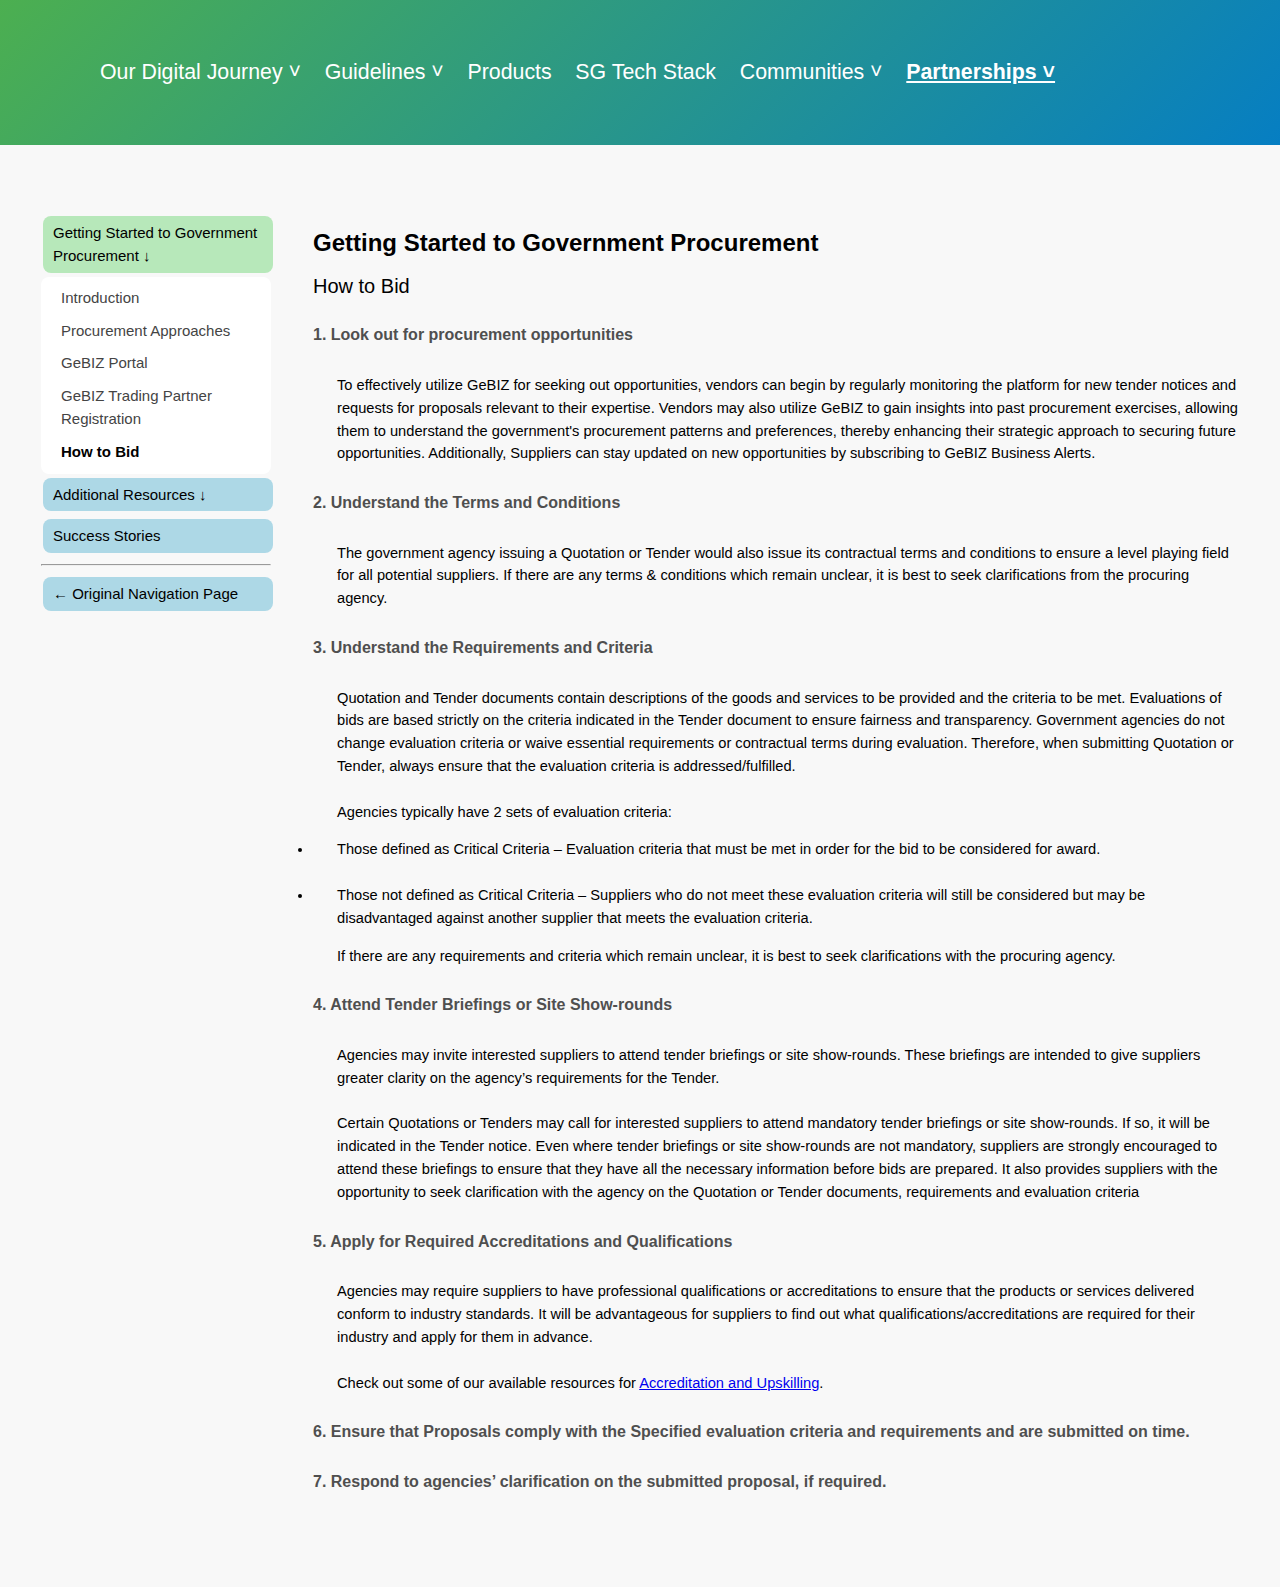
<file: partnerships/getting-started-to-government-procurement/how-to-bid.html>
<!DOCTYPE html>
<html lang="en">
<head>
    <meta charset="UTF-8">
    <meta name="viewport" content="width=device-width, initial-scale=1.0">
    <title>How to Bid</title>
    <link rel="stylesheet" href="../../word-css.css">
</head>

<body>
    <body><header class="page_header">Our Digital Journey ˅ &nbsp&nbsp Guidelines ˅ &nbsp&nbsp Products &nbsp&nbsp SG Tech Stack &nbsp&nbsp Communities ˅ &nbsp&nbsp <strong><u>Partnerships ˅</u></strong></header>
        <table cellspacing="40">
        <td width="20%" valign="top">
            <div id="index">
                <button class="accordion">Getting Started to Government Procurement ↓</button>
                <div class="panel">
                    <a href="../../partnerships/getting-started-to-government-procurement/introduction.html">Introduction</a>
                    <a href="../../partnerships/getting-started-to-government-procurement/procurement-approaches.html">Procurement Approaches</a>
                    <a href="../../partnerships/getting-started-to-government-procurement/gebiz-portal.html">GeBIZ Portal</a>
                    <a href="../../partnerships/getting-started-to-government-procurement/gebiz-trading-partner-registration.html">GeBIZ Trading Partner Registration</a>
                    <a href="../../partnerships/getting-started-to-government-procurement/how-to-bid.html">How to Bid</a>
                </div>
                <button class="accordion">Additional Resources ↓</button>
                <div class="panel">
                    <a href="../../partnerships/additional-resources/accreditation-and-upskilling-resources.html">Accreditation and Upskilling Resources</a>
                    <a href="../../partnerships/additional-resources/upcoming-initiatives.html">Upcoming Initiatives</a>
                </div>
                <button class="accordion" onclick="window.location.href='../../partnerships/success-stories.html'">Success Stories</button>
                <br><hr>
            <button class="accordion" onclick="window.location.href='../../index.html'">← Original Navigation Page</button>
            </div>
            <script src="../../accordion.js"></script>
        </td>
        <td>
    <h2>Getting Started to Government Procurement</h2>
    <h3>How to Bid</h3>
    <h5>1.     Look out for procurement opportunities
    </h5>
    <p class="indented">To effectively utilize GeBIZ for seeking out opportunities, vendors can begin by regularly monitoring the platform for new tender notices and requests for proposals relevant to their expertise. Vendors may also utilize GeBIZ to gain insights into past procurement exercises, allowing them to understand the government's procurement patterns and preferences, thereby enhancing their strategic approach to securing future opportunities. Additionally, Suppliers can stay updated on new opportunities by subscribing to GeBIZ Business Alerts.    </p>

    <h5>2.     Understand the Terms and Conditions
    </h5>
    <p class="indented">The government agency issuing a Quotation or Tender would also issue its contractual terms and conditions to ensure a level playing field for all potential suppliers. If there are any terms & conditions which remain unclear, it is best to seek clarifications from the procuring agency.
    </p>

    <h5>3.     Understand the Requirements and Criteria    </h5>
    <p class="indented">Quotation and Tender documents contain descriptions of the goods and services to be provided and the criteria to be met. Evaluations of bids are based strictly on the criteria indicated in the Tender document to ensure fairness and transparency. Government agencies do not change evaluation criteria or waive essential requirements or contractual terms during evaluation. Therefore, when submitting Quotation or Tender, always ensure that the evaluation criteria is addressed/fulfilled.<br><br>

        Agencies typically have 2 sets of evaluation criteria:</p>
        
    <li class="indented">Those defined as Critical Criteria – Evaluation criteria that must be met in order for the bid to be considered for award.</li><br>
        
    <li class="indented">Those not defined as Critical Criteria – Suppliers who do not meet these evaluation criteria will still be considered but may be disadvantaged against another supplier that meets the evaluation criteria.</li>
        
    <p class="indented">If there are any requirements and criteria which remain unclear, it is best to seek clarifications with the procuring agency.</p>

    <h5>4.     Attend Tender Briefings or Site Show-rounds
    </h5>
    <p class="indented">Agencies may invite interested suppliers to attend tender briefings or site show-rounds. These briefings are intended to give suppliers greater clarity on the agency’s requirements for the Tender.

    <br><br>Certain Quotations or Tenders may call for interested suppliers to attend mandatory tender briefings or site show-rounds. If so, it will be indicated in the Tender notice. Even where tender briefings or site show-rounds are not mandatory, suppliers are strongly encouraged to attend these briefings to ensure that they have all the necessary information before bids are prepared. It also provides suppliers with the opportunity to seek clarification with the agency on the Quotation or Tender documents, requirements and evaluation criteria
    </p>

    <h5>5.     Apply for Required Accreditations and Qualifications
    </h5>
    <p class="indented">Agencies may require suppliers to have professional qualifications or accreditations to ensure that the products or services delivered conform to industry standards. It will be advantageous for suppliers to find out what qualifications/accreditations are required for their industry and apply for them in advance.

    <br><br>Check out some of our available resources for <a href="../additional-resources/accreditation-and-upskilling.html"><u>Accreditation and Upskilling</u></a>.
    </p>

    <h5>6.     Ensure that Proposals comply with the Specified evaluation criteria and requirements and are submitted on time.
    </h5>
    <h5>7.     Respond to agencies’ clarification on the submitted proposal, if required.
    </h5>
</td>
</table>
</body>
</html>
</file>
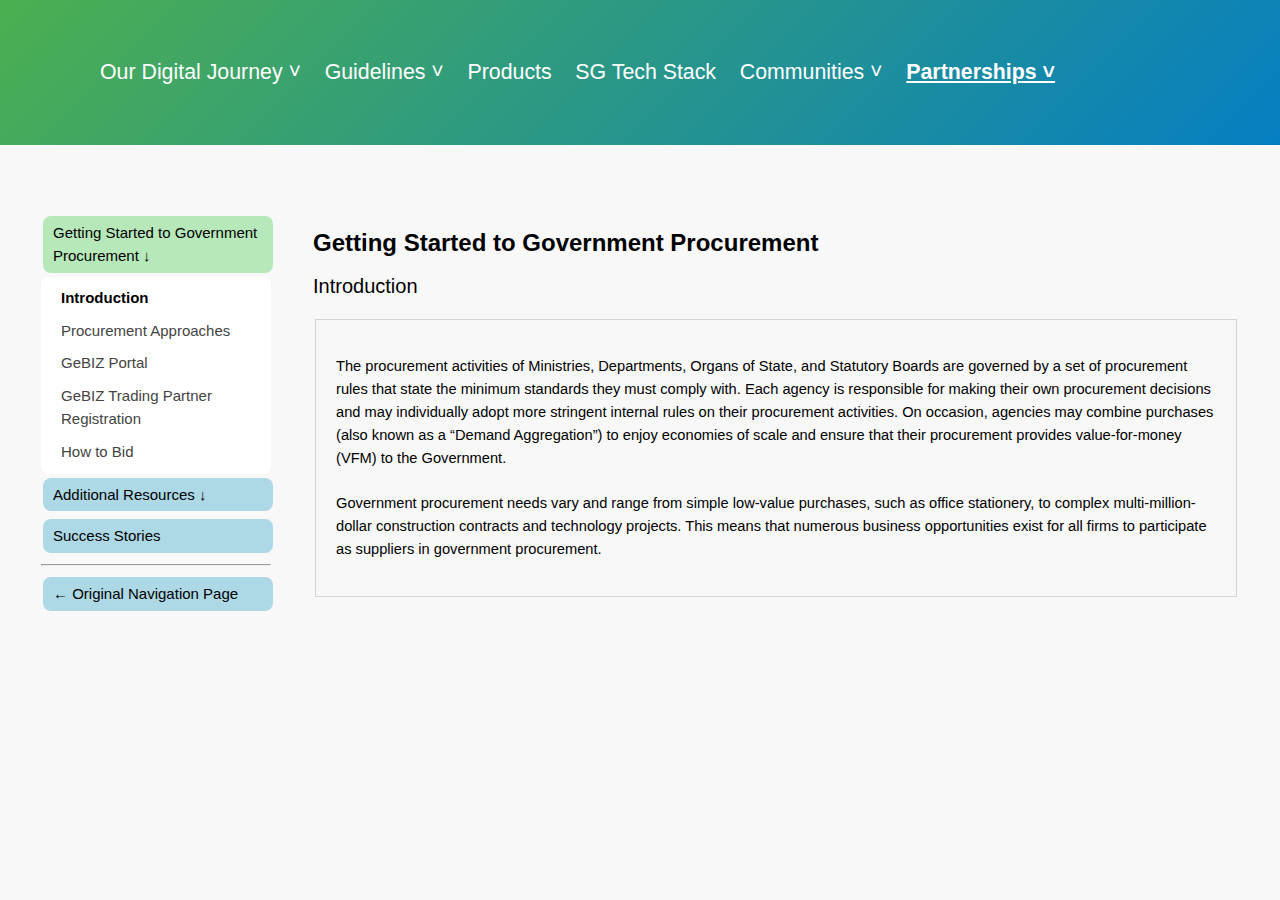
<file: partnerships/getting-started-to-government-procurement/introduction.html>
<!DOCTYPE html>
<html lang="en">
<head>
    <meta charset="UTF-8">
    <meta name="viewport" content="width=device-width, initial-scale=1.0">
    <title>Introduction</title>
    <link rel="stylesheet" href="../../word-css.css">
</head>

<body>
    <body><header class="page_header">Our Digital Journey ˅ &nbsp&nbsp Guidelines ˅ &nbsp&nbsp Products &nbsp&nbsp SG Tech Stack &nbsp&nbsp Communities ˅ &nbsp&nbsp <strong><u>Partnerships ˅</u></strong></header>
        <table cellspacing="40">
        <td width="20%" valign="top">
            <div id="index">
                <button class="accordion">Getting Started to Government Procurement ↓</button>
                <div class="panel">
                    <a href="../../partnerships/getting-started-to-government-procurement/introduction.html">Introduction</a>
                    <a href="../../partnerships/getting-started-to-government-procurement/procurement-approaches.html">Procurement Approaches</a>
                    <a href="../../partnerships/getting-started-to-government-procurement/gebiz-portal.html">GeBIZ Portal</a>
                    <a href="../../partnerships/getting-started-to-government-procurement/gebiz-trading-partner-registration.html">GeBIZ Trading Partner Registration</a>
                    <a href="../../partnerships/getting-started-to-government-procurement/how-to-bid.html">How to Bid</a>
                </div>
                <button class="accordion">Additional Resources ↓</button>
                <div class="panel">
                    <a href="../../partnerships/additional-resources/accreditation-and-upskilling-resources.html">Accreditation and Upskilling Resources</a>
                    <a href="../../partnerships/additional-resources/upcoming-initiatives.html">Upcoming Initiatives</a>
                </div>
                <button class="accordion" onclick="window.location.href='../../partnerships/success-stories.html'">Success Stories</button>
                <br><hr>
            <button class="accordion" onclick="window.location.href='../../index.html'">← Original Navigation Page</button>
            </div>
            <script src="../../accordion.js"></script>
        </td>
        <td valign="top">
            <h2>Getting Started to Government Procurement</h2>
            <h3>Introduction</h3>
            
            <table><tr><td style="border: 1px solid #d3d3d3; padding: 20px;">
                <p>The procurement activities of Ministries, Departments, Organs of State, and Statutory Boards are governed by a set of procurement rules that state the minimum standards they must comply with. Each agency is responsible for making their own procurement decisions and may individually adopt more stringent internal rules on their procurement activities. On occasion, agencies may combine purchases (also known as a “Demand Aggregation”) to enjoy economies of scale and ensure that their procurement provides value-for-money (VFM) to the Government.
                <br><br>
                Government procurement needs vary and range from simple low-value purchases, such as office stationery, to complex multi-million-dollar construction contracts and technology projects. This means that numerous business opportunities exist for all firms to participate as suppliers in government procurement.</p>
            </td></tr></table>
        </td>
    </table>
</body>
</html>
</file>
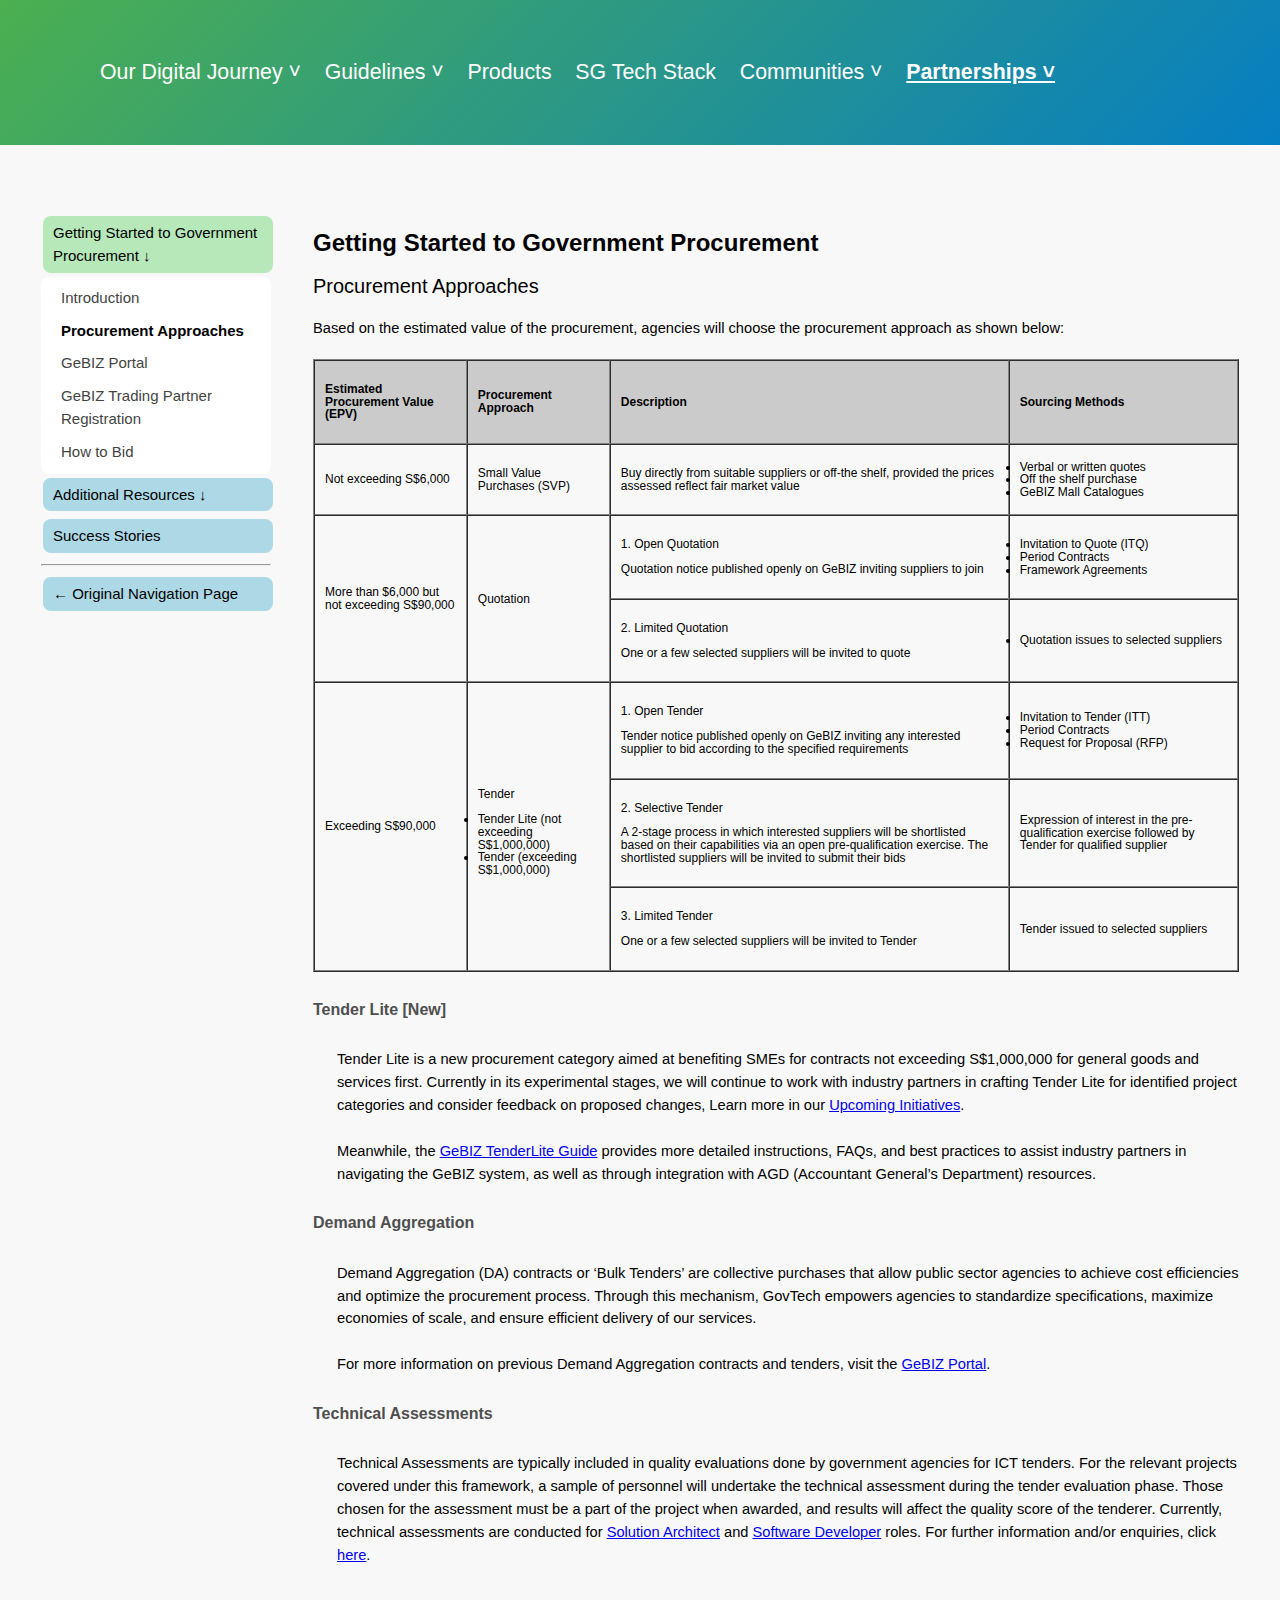
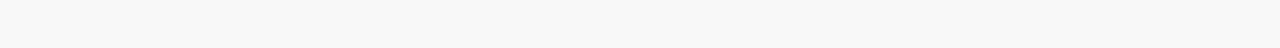
<file: partnerships/getting-started-to-government-procurement/procurement-approaches.html>
<!DOCTYPE html>
<html lang="en">
<head>
    <meta charset="UTF-8">
    <meta name="viewport" content="width=device-width, initial-scale=1.0">
    <title>Procurement Approaches</title>
    <link rel="stylesheet" href="../../word-css.css">
</head>

<body>
    <body><header class="page_header">Our Digital Journey ˅ &nbsp&nbsp Guidelines ˅ &nbsp&nbsp Products &nbsp&nbsp SG Tech Stack &nbsp&nbsp Communities ˅ &nbsp&nbsp <strong><u>Partnerships ˅</u></strong></header>
        <table cellspacing="40">
        <td width="20%" valign="top">
            <div id="index">
                <button class="accordion">Getting Started to Government Procurement ↓</button>
                <div class="panel">
                    <a href="../../partnerships/getting-started-to-government-procurement/introduction.html">Introduction</a>
                    <a href="../../partnerships/getting-started-to-government-procurement/procurement-approaches.html">Procurement Approaches</a>
                    <a href="../../partnerships/getting-started-to-government-procurement/gebiz-portal.html">GeBIZ Portal</a>
                    <a href="../../partnerships/getting-started-to-government-procurement/gebiz-trading-partner-registration.html">GeBIZ Trading Partner Registration</a>
                    <a href="../../partnerships/getting-started-to-government-procurement/how-to-bid.html">How to Bid</a>
                </div>
                <button class="accordion">Additional Resources ↓</button>
                <div class="panel">
                    <a href="../../partnerships/additional-resources/accreditation-and-upskilling-resources.html">Accreditation and Upskilling Resources</a>
                    <a href="../../partnerships/additional-resources/upcoming-initiatives.html">Upcoming Initiatives</a>
                </div>
                <button class="accordion" onclick="window.location.href='../../partnerships/success-stories.html'">Success Stories</button>
                <br><hr>
            <button class="accordion" onclick="window.location.href='../../index.html'">← Original Navigation Page</button>
            </div>
            <script src="../../accordion.js"></script>
        </td>
        <td>
            <h2>Getting Started to Government Procurement</h2>
            <h3>Procurement Approaches</h3>
            <p>Based on the estimated value of the procurement, agencies will choose the procurement approach as shown below:</p>
            
            <table class="table-text" border="1" cellspacing="0" cellpadding="10">
                <tr style="background-color: #cbcbcb;">
                <td >
                    <strong><p>Estimated Procurement Value (EPV)</p></strong>
                </td>
                <td >
                    <strong><p>Procurement Approach</p></strong>
                </td>
                <td >
                    <strong><p>Description</p></strong>
                </td>
                <td >
                    <strong><p>Sourcing Methods</p></strong>
                </td>
                </tr>
                <tr>
                <td>
                    <p>Not exceeding S$6,000</p>
                </td>
                <td>
                    <p>Small Value Purchases (SVP)</p>
                </td>
                <td >
                    <p>Buy directly from suitable suppliers or off-the shelf, provided the prices assessed reflect fair market value</p>
                </td>
                <td>
                    <li>Verbal or written quotes</li>
                    <li>Off the shelf purchase</li>
                    <li>GeBIZ Mall Catalogues</li>
                </td>
                </tr>
                <tr>
                <td  rowspan="2">
                    <p>More than $6,000 but not exceeding S$90,000</p>
                </td>
                <td  rowspan="2">
                    <p>Quotation</p>
                </td>
                <td >
                    <p>1. Open Quotation</p>
                    <p>Quotation notice published openly on GeBIZ inviting suppliers to join</p>
                </td>
                <td>
                    <li>Invitation to Quote (ITQ)</li>
                    <li>Period Contracts</li>
                    <li>Framework Agreements</li>
                </td>
                </tr>
                <tr>
                <td >
                    <p>2. Limited Quotation</p>
                    <p>One or a few selected suppliers will be invited to quote</p>
                </td>
                <td >
                    <li>Quotation issues to selected suppliers</li>
                </td>
                </tr>
                <tr>
                <td  rowspan="3">
                    <p>Exceeding S$90,000</p>
                </td>
                <td  rowspan="3">
                    <p>Tender</p>
                    <li>Tender Lite (not exceeding S$1,000,000)</li>
                    <li>Tender (exceeding S$1,000,000)</li>
                </td>
                <td >
                    <p>1. Open Tender</p>
                    <p>Tender notice published openly on GeBIZ inviting any interested supplier to bid according to the specified requirements</p>
                </td>
                <td >
                    <li>Invitation to Tender (ITT)</li>
                    <li>Period Contracts</li>
                    <li>Request for Proposal (RFP)</li>
                </td>
                </tr>
                <tr>
                <td >
                    <p>2. Selective Tender</p>
                    <p>A 2-stage process in which interested suppliers will be shortlisted based on their capabilities via an open pre-qualification exercise. The shortlisted suppliers will be invited to submit their bids</p>
                </td>
                <td >
                    <p>Expression of interest in the pre-qualification exercise followed by Tender for qualified supplier</p>
                </td>
                </tr>
                <tr>
                <td>
                    <p>3. Limited Tender</p>
                    <p>One or a few selected suppliers will be invited to Tender</p>
                </td>
                <td>
                    <p>Tender issued to selected suppliers</p>
                </td>
                </tr>
            </table>

            <h5>Tender Lite [New]</h5>
            <p class="indented">Tender Lite is a new procurement category aimed at benefiting SMEs for contracts not exceeding S$1,000,000 for general goods and services first. Currently in its experimental stages, we will continue to work with industry partners in crafting Tender Lite for identified project categories and consider feedback on proposed changes, Learn more in our <a href="../additional-resources/upcoming-initiatives.html"><u>Upcoming Initiatives</u></a>.<br><br>Meanwhile, the <a href="https://www.gebiz.gov.sg/docs/Supplier_Guide_Tender_Lite.pdf"><u>GeBIZ TenderLite Guide</u></a> provides more detailed instructions, FAQs, and best practices to assist industry partners in navigating the GeBIZ system, as well as through integration with AGD (Accountant General’s Department) resources.</p>

            <h5>Demand Aggregation</h5>
            <p class="indented">Demand Aggregation (DA) contracts or ‘Bulk Tenders’ are collective purchases that allow public sector agencies to achieve cost efficiencies and optimize the procurement process. Through this mechanism, GovTech empowers agencies to standardize specifications, maximize economies of scale, and ensure efficient delivery of our services.<br><br>For more information on previous Demand Aggregation contracts and tenders, visit the <a href="https://www.gebiz.gov.sg/"><u>GeBIZ Portal</u></a>.</p>

            <h5>Technical Assessments</h5>
            <p class="indented">Technical Assessments are typically included in quality evaluations done by government agencies for ICT tenders. For the relevant projects covered under this framework, a sample of personnel will undertake the technical assessment during the tender evaluation phase. Those chosen for the assessment must be a part of the project when awarded, and results will affect the quality score of the tenderer. Currently, technical assessments are conducted for <a href="https://www.iss.nus.edu.sg/executive-education/course/detail/ict-assessment-certification-for-solution-architect-/software-systems"><u>Solution Architect</u></a> and <a href="https://www.iss.nus.edu.sg/executive-education/course/detail/ict--assessment-certification-for-software-developer"><u>Software Developer</u></a> roles. For further information and/or enquiries, click <a href="https://www.developer.tech.gov.sg/guidelines/procurement/technical-assessments.html"><u>here</u></a>.</p>
    </td>
</table>
</body>
</html>
</file>
<file: word-css.css>
body {
	margin: 0%;
	line-height:156%;
	font-size:11.0pt;
	font-family:"Trebuchet MS",sans-serif;
	background-color: #f8f8f8;
}
.page_header {
	background: linear-gradient(135deg, #4caf50, #007acc);
	color: white;
	padding: 50px 20px 50px 100px;
	font-size: 16.0pt;
	margin: 0;
	width: 100%;
	text-align: left;
	line-height: 212%;
}
.indented {
	padding-left: 18.0pt;
}
.table-text {
	padding-left: 0pt;
	line-height:106%;
	font-size:9.0pt;
}
h1 {
	page-break-after:avoid;
	font-size:21.0pt;
	font-family:"Trebuchet MS",sans-serif;
	color:black;
	font-weight: bold;
}
h2 {
	page-break-after:avoid;
	font-size:18.0pt;
	font-family:"Trebuchet MS",sans-serif;
	color:black;
	font-weight: bold;
}
h3 {
	page-break-after:avoid;
	font-size:15.0pt;
	font-family:"Trebuchet MS",sans-serif;
	color:black;	
	font-weight:normal;
}
h4 {
	page-break-after:avoid;
	font-size:12.0pt;
	font-family:"Trebuchet MS",sans-serif;
	color:black;
	font-weight:normal;
	font-style:italic;
}
h5 {
	page-break-after:avoid;
	font-size:12.0pt;
	font-family:"Trebuchet MS",sans-serif;
	color:#4f4f4f;}
h6 {
	page-break-after:avoid;
	font-size:12.0pt;
	font-family:"Trebuchet MS",sans-serif;
	color:#4f4f4f;
}
.navigation_sub {
	font-size: 11.0pt;
	line-height:116%;
	margin: 10px;
	font-weight: bold;
	color:#4f4f4f;
}
.navigation_sub_sub {
	font-size: 10.0pt;
	line-height:116%;
	margin: 10px;
	text-indent: 20px;
	color:#4f4f4f;
}
a {
	text-decoration: none;
}
table {
	background-color: #f8f8f8;
	margin: 2% auto;
	max-width: 1400px;
}
button, select {
	background-color: #ADD8E6;
	border: none;
	color: black;
	padding: 5px 10px;
	display: inline-block; 
	font-size: 11.0pt;
	font-family: 'Trebuchet MS', sans-serif;
	line-height: 156%; 
	margin: 4px 2px;
	cursor: pointer; 
	border-radius: 8px;
}
.stage_layout {
	background: linear-gradient(135deg, #B7E8BA, #ADD8E6);
}
.accordion {
	background-color: #ADD8E6;
	color: black;
	cursor: pointer;
	padding: 5px 10px;
	width: 100%;
	border: none;
	text-align: left;
	font-size: 15px;
	transition: 0.4s;
}
.active, .accordion:hover {
	background-color: #B7E8BA;
}
.panel {
	padding: 5px 10px;
	display: none;
	background-color: white;
	overflow: hidden;
	border-radius: 8px;
	font-size: 13px;
}
.panel a {
	display: block;
	padding: 5px 10px;
	text-decoration: none;
	color: #444;
	border-radius: 8px;
	font-size: 15px;
}
.panel a.current-page {
	font-weight: bold;
	color: #000;
}
</file>
